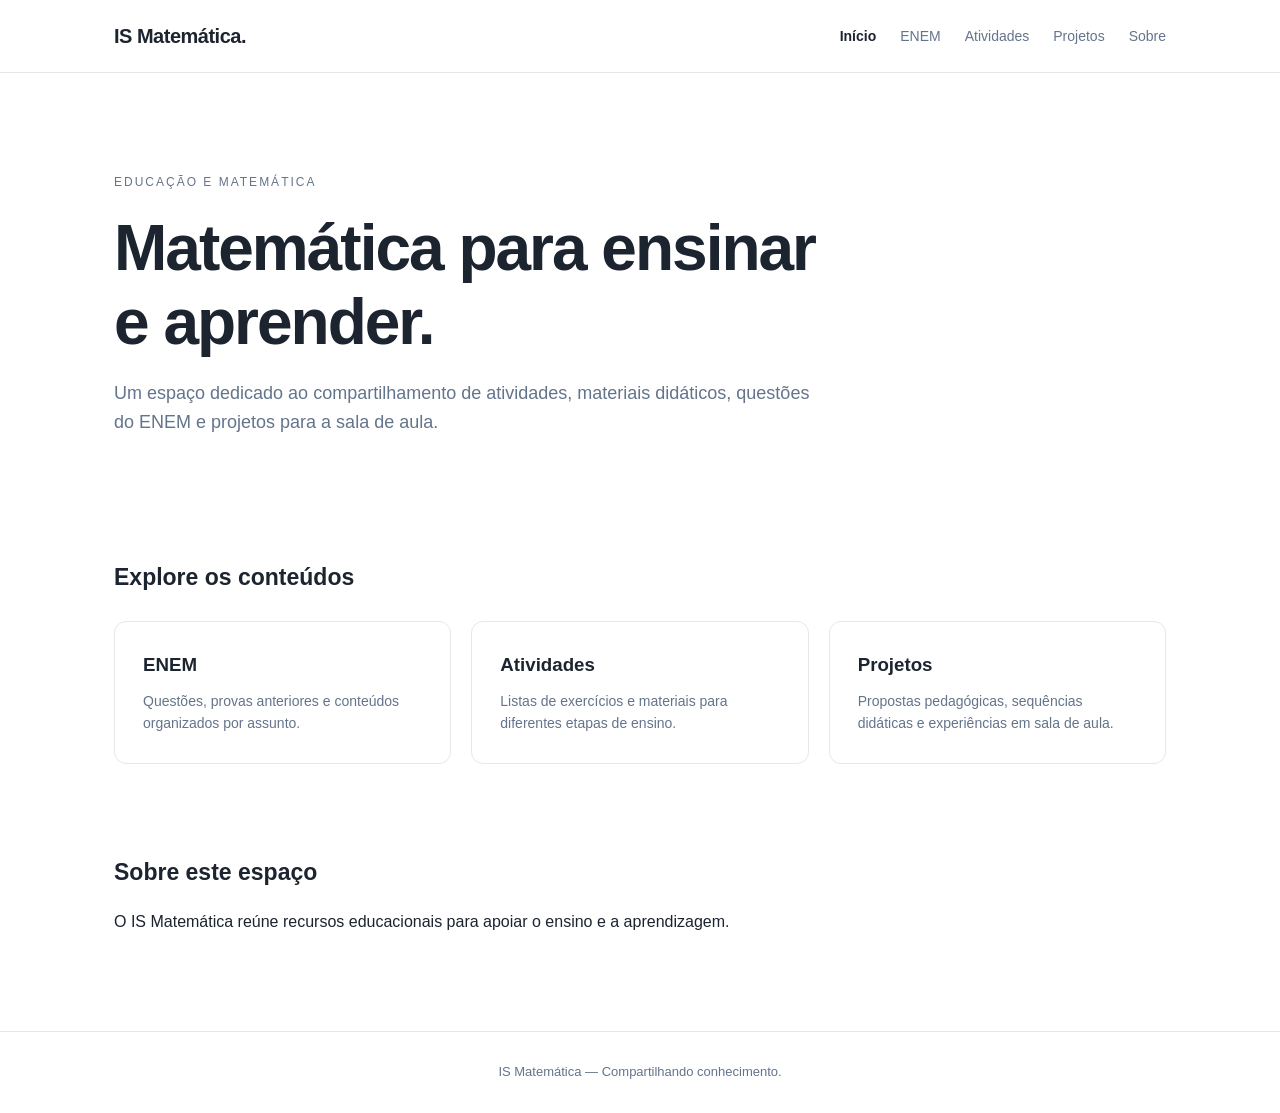
<file: index.html>
<!DOCTYPE html>
<html lang="pt-BR">
<head>
  <meta charset="UTF-8">
  <meta name="viewport"
        content="width=device-width, initial-scale=1.0">
  <meta name="description"
        content="IS Matemática — atividades, ENEM e projetos educacionais.">
  <title>IS Matemática</title>
  <style>
    :root {
      --texto: #1c2430;
      --secundario: #64748b;
      --borda: #e5e7eb;
      --fundo: #ffffff;
    }

    * { box-sizing: border-box; }

    body {
      margin: 0;
      font-family: Arial, sans-serif;
      color: var(--texto);
      background: var(--fundo);
      line-height: 1.6;
    }

    header {
      border-bottom: 1px solid var(--borda);
    }

    .barra {
      max-width: 1100px;
      margin: auto;
      padding: 20px 24px;
      display: flex;
      justify-content: space-between;
      align-items: center;
      gap: 20px;
      flex-wrap: wrap;
    }

    .marca {
      font-size: 20px;
      font-weight: 700;
      letter-spacing: -0.5px;
    }

    nav {
      display: flex;
      flex-wrap: wrap;
      gap: 24px;
    }

    nav a {
      color: var(--secundario);
      text-decoration: none;
      font-size: 14px;
    }

    nav a:hover { color: var(--texto); }
    
    nav a[aria-current="page"] {
    color: var(--texto);
    font-weight: bold;
    }

    main {
      max-width: 1100px;
      margin: auto;
      padding: 0 24px;
    }

    .apresentacao {
      padding: 100px 0 85px;
      max-width: 720px;
    }

    .etiqueta {
      text-transform: uppercase;
      letter-spacing: 2px;
      font-size: 12px;
      color: var(--secundario);
    }

    h1 {
      font-size: clamp(38px, 6vw, 64px);
      letter-spacing: -2px;
      line-height: 1.15;
      margin: 20px 0;
    }

    .apresentacao p {
      color: var(--secundario);
      font-size: 18px;
    }

    h2 { font-size: 23px; }

    .grade {
      display: grid;
      grid-template-columns: repeat(3, 1fr);
      gap: 20px;
      margin: 25px 0 90px;
    }

    .cartao {
      border: 1px solid var(--borda);
      border-radius: 12px;
      padding: 28px;
      text-decoration: none;
      color: inherit;
      transition: border-color 0.2s;
    }

    .cartao:hover { border-color: #64748b; }

    .cartao h3 { margin: 0 0 10px; }

    .cartao p {
      color: var(--secundario);
      margin: 0;
      font-size: 14px;
    }

    footer {
      border-top: 1px solid var(--borda);
      padding: 30px 24px;
      text-align: center;
      color: var(--secundario);
      font-size: 13px;
    }

    @media (max-width: 700px) {
      .apresentacao { padding: 65px 0; }
      .grade { grid-template-columns: 1fr; }
      nav { gap: 15px; }
    }
  </style>
</head>
<body>

  <header>
    <div class="barra">
      <div class="marca">IS Matemática.</div>

<nav aria-label="Menu principal">
  <a href="index.html" aria-current="page">Início</a>
  <a href="enem.html">ENEM</a>
  <a href="atividades.html">Atividades</a>
  <a href="projetos.html">Projetos</a>
  <a href="index.html#sobre">Sobre</a>
</nav>

    </div>
  </header>

  <main>
    <section class="apresentacao">
      <div class="etiqueta">Educação e Matemática</div>
      <h1>Matemática para ensinar e aprender.</h1>
      <p>
        Um espaço dedicado ao compartilhamento de
        atividades, materiais didáticos, questões do
        ENEM e projetos para a sala de aula.
      </p>
    </section>

    <section aria-labelledby="titulo-conteudos">
      <h2 id="titulo-conteudos">Explore os conteúdos</h2>

      <div class="grade">
        <a class="cartao" id="enem" href="enem.html">
          <h3>ENEM</h3>
          <p>Questões, provas anteriores e conteúdos
          organizados por assunto.</p>
        </a>

        <a class="cartao" id="atividades" href="atividades.html">
          <h3>Atividades</h3>
          <p>Listas de exercícios e materiais para
          diferentes etapas de ensino.</p>
        </a>

        <a class="cartao" id="projetos" href="projetos.html">
          <h3>Projetos</h3>
          <p>Propostas pedagógicas, sequências didáticas
          e experiências em sala de aula.</p>
        </a>
      </div>
    </section>

    <section id="sobre" style="padding-bottom:80px">
      <h2>Sobre este espaço</h2>
      <p>
        O IS Matemática reúne recursos educacionais
        para apoiar o ensino e a aprendizagem.
      </p>
    </section>
  </main>

  <footer>
    IS Matemática — Compartilhando conhecimento.
  </footer>

</body>
</html>
</file>
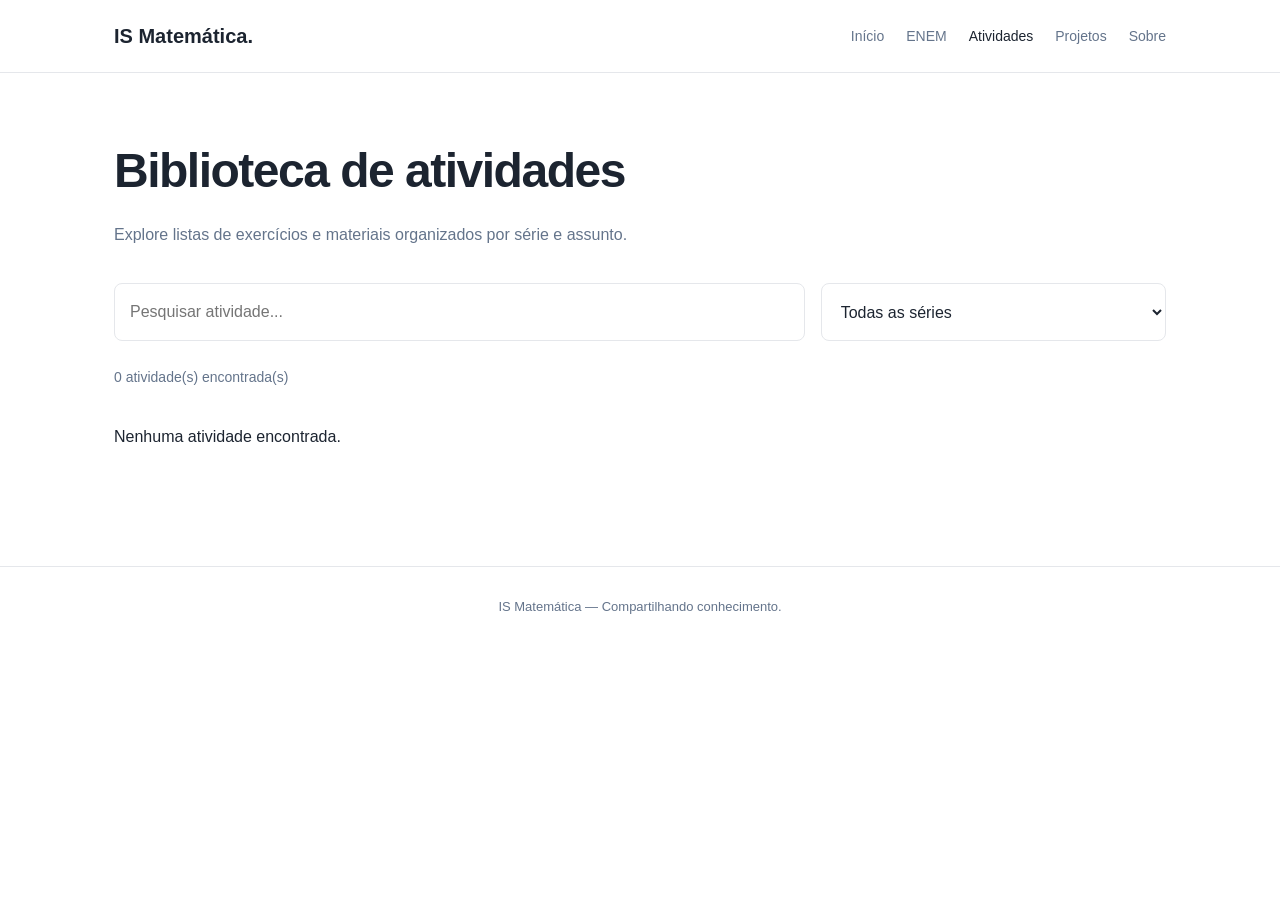
<file: atividades.html>
<!DOCTYPE html>
<html lang="pt-BR">
<head>
  <meta charset="UTF-8">
  <meta name="viewport" content="width=device-width, initial-scale=1.0">
  <title>Atividades | IS Matemática</title>

  <style>
    :root {
      --texto: #1c2430;
      --secundario: #64748b;
      --borda: #e5e7eb;
      --fundo: #ffffff;
    }

    * { box-sizing: border-box; }

    body {
      margin: 0;
      font-family: Arial, sans-serif;
      color: var(--texto);
      background: var(--fundo);
      line-height: 1.6;
    }

    header {
      border-bottom: 1px solid var(--borda);
    }

    .barra {
      max-width: 1100px;
      margin: auto;
      padding: 20px 24px;
      display: flex;
      justify-content: space-between;
      align-items: center;
      gap: 20px;
      flex-wrap: wrap;
    }

    .marca {
      color: var(--texto);
      text-decoration: none;
      font-size: 20px;
      font-weight: 700;
    }

    nav { display: flex; gap: 22px; flex-wrap: wrap; }

    nav a {
      color: var(--secundario);
      text-decoration: none;
      font-size: 14px;
    }

    nav a:hover, nav a.ativo {
      color: var(--texto);
    }

    main {
      max-width: 1100px;
      margin: auto;
      padding: 60px 24px 100px;
    }

    h1 {
      font-size: clamp(34px, 5vw, 48px);
      letter-spacing: -1.5px;
      margin: 0 0 12px;
    }

    .introducao {
      color: var(--secundario);
      margin: 0 0 36px;
    }

    .filtros {
      display: grid;
      grid-template-columns: 2fr 1fr;
      gap: 16px;
      margin-bottom: 25px;
    }

    input, select {
      width: 100%;
      padding: 15px;
      border: 1px solid var(--borda);
      border-radius: 8px;
      background: white;
      color: var(--texto);
      font: inherit;
    }

    .contador {
      color: var(--secundario);
      font-size: 14px;
      margin-bottom: 20px;
    }

    .grade {
      display: grid;
      grid-template-columns: repeat(3, 1fr);
      gap: 20px;
    }

    .cartao {
      border: 1px solid var(--borda);
      border-radius: 12px;
      padding: 24px;
      display: flex;
      flex-direction: column;
    }

    .categoria {
      font-size: 12px;
      color: var(--secundario);
    }

    .cartao h2 {
      font-size: 21px;
      margin: 12px 0;
    }

    .cartao p {
      color: var(--secundario);
      font-size: 14px;
      flex-grow: 1;
    }

    .botao {
      display: inline-block;
      text-decoration: none;
      color: var(--texto);
      border: 1px solid var(--borda);
      border-radius: 7px;
      padding: 10px 14px;
      text-align: center;
      font-size: 14px;
      font-weight: bold;
      margin-top: 15px;
    }

    .botao:hover { background: #f1f5f9; }

    .indisponivel {
      background: #f8fafc;
      color: #94a3b8;
      cursor: not-allowed;
    }

    footer {
      border-top: 1px solid var(--borda);
      padding: 30px;
      text-align: center;
      color: var(--secundario);
      font-size: 13px;
    }

    @media (max-width: 800px) {
      .grade { grid-template-columns: repeat(2, 1fr); }
    }

    @media (max-width: 600px) {
      .grade, .filtros { grid-template-columns: 1fr; }
      main { padding-top: 35px; }
    }
  </style>
</head>

<body>
  <header>
    <div class="barra">
      <a class="marca" href="index.html">IS Matemática.</a>

      <nav aria-label="Menu principal">
        <a href="index.html">Início</a>
        <a href="enem.html">ENEM</a>
        <a href="atividades.html" class="ativo">Atividades</a>
        <a href="projetos.html">Projetos</a>
        <a href="index.html#sobre">Sobre</a>
      </nav>
    </div>
  </header>

  <main>
    <h1>Biblioteca de atividades</h1>
    <p class="introducao">
      Explore listas de exercícios e materiais
      organizados por série e assunto.
    </p>

    <div class="filtros">
      <input id="pesquisa" type="search"
             placeholder="Pesquisar atividade..."
             aria-label="Pesquisar atividades">

      <select id="serie" aria-label="Filtrar por série">
        <option value="">Todas as séries</option>
      </select>
    </div>

    <p class="contador" id="contador" aria-live="polite">
      Carregando atividades...
    </p>

    <div id="lista" class="grade"></div>
  </main>

  <footer>
    IS Matemática — Compartilhando conhecimento.
  </footer>

  <script>
    let materiais = [];

    const lista = document.getElementById("lista");
    const pesquisa = document.getElementById("pesquisa");
    const serie = document.getElementById("serie");
    const contador = document.getElementById("contador");

    function criarElemento(tag, classe, texto) {
      const elemento = document.createElement(tag);
      if (classe) elemento.className = classe;
      if (texto !== undefined) elemento.textContent = texto;
      return elemento;
    }

    function mostrarAtividades() {
      const busca = pesquisa.value.toLocaleLowerCase("pt-BR");
      const serieEscolhida = serie.value;

      const filtrados = materiais.filter(item => {
        const texto = [
          item.titulo,
          item.assunto,
          item.descricao,
          item.tipo
        ].join(" ").toLocaleLowerCase("pt-BR");

        return texto.includes(busca) &&
          (!serieEscolhida || item.serie === serieEscolhida);
      });

      lista.replaceChildren();

      contador.textContent =
        `${filtrados.length} atividade(s) encontrada(s)`;

      if (filtrados.length === 0) {
        lista.appendChild(
          criarElemento("p", "", "Nenhuma atividade encontrada.")
        );
        return;
      }

      filtrados.forEach(item => {
        const cartao = criarElemento("article", "cartao");

        cartao.appendChild(
          criarElemento(
            "span", "categoria",
            `${item.serie} • ${item.assunto}`
          )
        );

        cartao.appendChild(
          criarElemento("h2", "", item.titulo)
        );

        cartao.appendChild(
          criarElemento("p", "", item.descricao)
        );

        if (item.link &&
            /^https:\/\/drive\.google\.com\//.test(item.link)) {
          const botao = criarElemento(
            "a", "botao", "Visualizar material ↗"
          );
          botao.href = item.link;
          botao.target = "_blank";
          botao.rel = "noopener noreferrer";
          cartao.appendChild(botao);
        } else {
          cartao.appendChild(
            criarElemento(
              "span", "botao indisponivel",
              "Material em preparação"
            )
          );
        }

        lista.appendChild(cartao);
      });
    }

    async function carregarAtividades() {
      try {
        const resposta = await fetch("dados/materiais.json");

        if (!resposta.ok) {
          throw new Error("Arquivo não encontrado");
        }

        const dados = await resposta.json();

        if (!Array.isArray(dados)) {
          throw new Error("Formato inválido");
        }

        materiais = dados;

        const series = [...new Set(
          materiais.map(item => item.serie).filter(Boolean)
        )].sort((a, b) => a.localeCompare(b, "pt-BR"));

        series.forEach(nome => {
          const opcao = document.createElement("option");
          opcao.value = nome;
          opcao.textContent = nome;
          serie.appendChild(opcao);
        });

        mostrarAtividades();
      } catch (erro) {
        contador.textContent =
          "Não foi possível carregar as atividades.";
        console.error(erro);
      }
    }

    pesquisa.addEventListener("input", mostrarAtividades);
    serie.addEventListener("change", mostrarAtividades);

    carregarAtividades();
  </script>
</body>
</html>
</file>
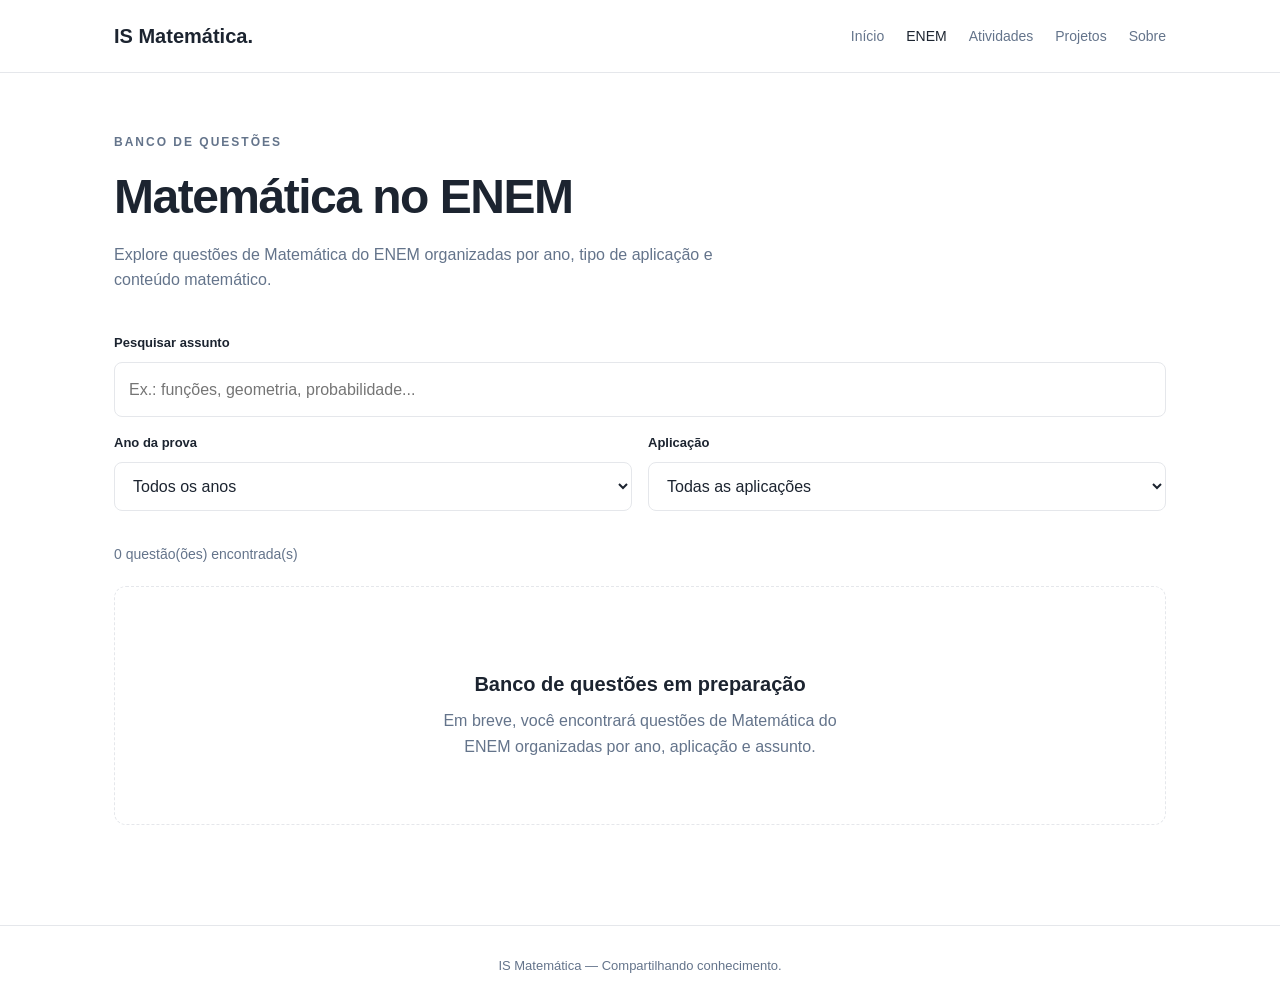
<file: enem.html>
<!DOCTYPE html>
<html lang="pt-BR">
<head>
  <meta charset="UTF-8">
  <meta name="viewport"
        content="width=device-width, initial-scale=1.0">
  <meta name="description"
        content="Questões de Matemática do ENEM organizadas por ano, aplicação e assunto.">
  <title>ENEM | IS Matemática</title>

  <style>
    :root {
      --texto: #1c2430;
      --secundario: #64748b;
      --borda: #e5e7eb;
    }

    * {
      box-sizing: border-box;
    }

    body {
      margin: 0;
      font-family: Arial, sans-serif;
      color: var(--texto);
      background: #ffffff;
      line-height: 1.6;
    }

    header {
      border-bottom: 1px solid var(--borda);
    }

    .barra {
      max-width: 1100px;
      margin: auto;
      padding: 20px 24px;
      display: flex;
      justify-content: space-between;
      align-items: center;
      gap: 20px;
      flex-wrap: wrap;
    }

    .marca {
      font-size: 20px;
      font-weight: 700;
      text-decoration: none;
      color: var(--texto);
    }

    nav {
      display: flex;
      flex-wrap: wrap;
      gap: 22px;
    }

    nav a {
      color: var(--secundario);
      text-decoration: none;
      font-size: 14px;
    }

    nav a:hover,
    nav a.ativo {
      color: var(--texto);
    }

    main {
      max-width: 1100px;
      margin: auto;
      padding: 60px 24px 100px;
    }

    .etiqueta {
      color: var(--secundario);
      font-size: 12px;
      letter-spacing: 2px;
      text-transform: uppercase;
      font-weight: bold;
    }

    h1 {
      font-size: clamp(34px, 5vw, 48px);
      letter-spacing: -1.5px;
      line-height: 1.2;
      margin: 16px 0;
    }

    .introducao {
      color: var(--secundario);
      margin-bottom: 40px;
      max-width: 650px;
    }

    .filtros {
      display: grid;
      grid-template-columns: 1fr 1fr;
      gap: 16px;
      margin-bottom: 32px;
    }

    .campo-busca {
      grid-column: 1 / -1;
    }

    label {
      display: block;
      font-size: 13px;
      font-weight: bold;
      margin-bottom: 8px;
    }

    input, select {
      width: 100%;
      padding: 14px;
      border: 1px solid var(--borda);
      border-radius: 8px;
      background: white;
      font: inherit;
      color: var(--texto);
    }

    input:focus, select:focus {
      outline: 2px solid #64748b;
      outline-offset: 2px;
    }

    .contador {
      font-size: 14px;
      color: var(--secundario);
      margin-bottom: 20px;
    }

    .grade {
      display: grid;
      grid-template-columns: repeat(2, 1fr);
      gap: 20px;
    }

    .questao {
      border: 1px solid var(--borda);
      padding: 25px;
      border-radius: 12px;
    }

    .metadados {
      color: var(--secundario);
      font-size: 12px;
    }

    .questao h2 {
      font-size: 21px;
      margin: 12px 0;
    }

    .questao p {
      color: var(--secundario);
      font-size: 14px;
    }

    .vazio {
      text-align: center;
      border: 1px dashed var(--borda);
      border-radius: 12px;
      padding: 65px 20px;
    }

    .vazio h2 {
      font-size: 20px;
      margin-bottom: 8px;
    }

    .vazio p {
      color: var(--secundario);
      max-width: 400px;
      margin: auto;
    }

    .link-material {
      display: inline-block;
      margin-top: 14px;
      color: var(--texto);
      font-weight: bold;
      font-size: 14px;
    }

    footer {
      border-top: 1px solid var(--borda);
      text-align: center;
      padding: 30px;
      color: var(--secundario);
      font-size: 13px;
    }

    @media (max-width: 650px) {
      main { padding-top: 35px; }
      .grade { grid-template-columns: 1fr; }
      .filtros { grid-template-columns: 1fr; }
      .campo-busca { grid-column: auto; }
    }
  </style>
</head>

<body>

<header>
  <div class="barra">
    <a class="marca" href="index.html">IS Matemática.</a>

    <nav aria-label="Menu principal">
      <a href="index.html">Início</a>
      <a href="enem.html" class="ativo">ENEM</a>
      <a href="atividades.html">Atividades</a>
      <a href="projetos.html">Projetos</a>
      <a href="index.html#sobre">Sobre</a>
    </nav>
  </div>
</header>

<main>
  <section>
    <div class="etiqueta">Banco de questões</div>
    <h1>Matemática no ENEM</h1>

    <p class="introducao">
      Explore questões de Matemática do ENEM
      organizadas por ano, tipo de aplicação
      e conteúdo matemático.
    </p>
  </section>

  <section aria-label="Filtros de questões">
    <div class="filtros">

      <div class="campo-busca">
        <label for="pesquisa">Pesquisar assunto</label>
        <input
          type="search"
          id="pesquisa"
          placeholder="Ex.: funções, geometria, probabilidade..."
        >
      </div>

      <div>
        <label for="ano">Ano da prova</label>
        <select id="ano">
          <option value="">Todos os anos</option>
          <option value="2025">2025</option>
          <option value="2024">2024</option>
          <option value="2023">2023</option>
          <option value="2022">2022</option>
          <option value="2021">2021</option>
        </select>
      </div>

      <div>
        <label for="aplicacao">Aplicação</label>
        <select id="aplicacao">
          <option value="">Todas as aplicações</option>
          <option value="Regular">Regular</option>
          <option value="PPL">PPL</option>
        </select>
      </div>

    </div>
  </section>

  <section aria-label="Resultados">
    <p class="contador" id="contador" aria-live="polite">
      Carregando questões...
    </p>
    <div id="resultados"></div>
  </section>
</main>

<footer>
  IS Matemática — Compartilhando conhecimento.
</footer>

<script>
  let questoes = [];

  const pesquisa = document.getElementById("pesquisa");
  const ano = document.getElementById("ano");
  const aplicacao = document.getElementById("aplicacao");
  const resultados = document.getElementById("resultados");
  const contador = document.getElementById("contador");

  function elemento(tag, classe, texto) {
    const el = document.createElement(tag);

    if (classe) el.className = classe;
    if (texto !== undefined) el.textContent = texto;

    return el;
  }

  function mensagemVazia(titulo, descricao) {
    const caixa = elemento("div", "vazio");
    caixa.appendChild(elemento("h2", "", titulo));
    caixa.appendChild(elemento("p", "", descricao));
    resultados.replaceChildren(caixa);
  }

  function mostrarQuestoes() {
    const termo = pesquisa.value
      .toLocaleLowerCase("pt-BR")
      .trim();

    const anoSelecionado = ano.value;
    const tipoSelecionado = aplicacao.value;

    const filtradas = questoes.filter(q => {
      const texto = [
        q.assunto,
        q.enunciado,
        q.numero
      ].join(" ").toLocaleLowerCase("pt-BR");

      return (
        texto.includes(termo) &&
        (!anoSelecionado ||
          String(q.ano) === anoSelecionado) &&
        (!tipoSelecionado ||
          q.aplicacao === tipoSelecionado)
      );
    });

    contador.textContent =
      `${filtradas.length} questão(ões) encontrada(s)`;

    resultados.replaceChildren();

    if (questoes.length === 0) {
      mensagemVazia(
        "Banco de questões em preparação",
        "Em breve, você encontrará questões de Matemática do ENEM organizadas por ano, aplicação e assunto."
      );
      return;
    }

    if (filtradas.length === 0) {
      mensagemVazia(
        "Nenhuma questão encontrada",
        "Tente utilizar outros filtros ou termos de pesquisa."
      );
      return;
    }

    const grade = elemento("div", "grade");

    filtradas.forEach(q => {
      const cartao = elemento("article", "questao");

      cartao.appendChild(
        elemento(
          "div", "metadados",
          `ENEM ${q.ano} • ${q.aplicacao} • Questão ${q.numero}`
        )
      );

      cartao.appendChild(
        elemento("h2", "", q.assunto || "Matemática")
      );

      cartao.appendChild(
        elemento("p", "", q.enunciado || "")
      );

      if (
        typeof q.link === "string" &&
        /^https:\/\/(drive\.google\.com|docs\.google\.com)\//.test(q.link)
      ) {
        const link = elemento(
          "a", "link-material", "Visualizar questão ↗"
        );

        link.href = q.link;
        link.target = "_blank";
        link.rel = "noopener noreferrer";

        cartao.appendChild(link);
      }

      grade.appendChild(cartao);
    });

    resultados.appendChild(grade);
  }

  async function carregarQuestoes() {
    try {
      const resposta = await fetch(
        "dados/questoes-enem.json"
      );

      if (!resposta.ok) {
        throw new Error("Arquivo de questões não encontrado.");
      }

      const dados = await resposta.json();

      if (!Array.isArray(dados)) {
        throw new Error("Os dados precisam ser uma lista.");
      }

      questoes = dados;
      mostrarQuestoes();

    } catch (erro) {
      contador.textContent =
        "Não foi possível carregar as questões.";

      mensagemVazia(
        "Erro ao carregar os dados",
        "Verifique se o arquivo de questões existe."
      );

      console.error(erro);
    }
  }

  pesquisa.addEventListener("input", mostrarQuestoes);
  ano.addEventListener("change", mostrarQuestoes);
  aplicacao.addEventListener("change", mostrarQuestoes);

  carregarQuestoes();
</script>

</body>
</html>
</file>
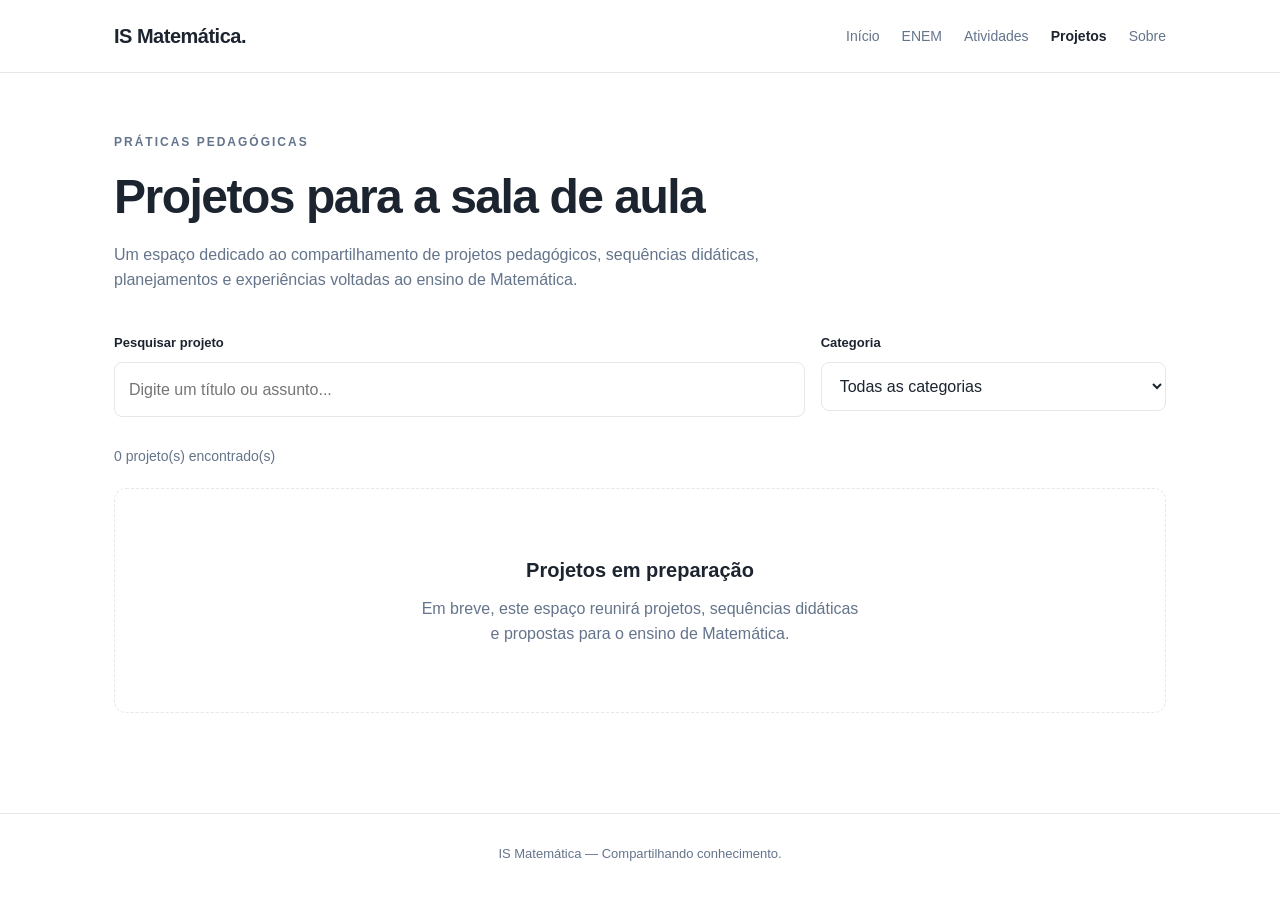
<file: projetos.html>
<!DOCTYPE html>
<html lang="pt-BR">
<head>
  <meta charset="UTF-8">
  <meta name="viewport"
        content="width=device-width, initial-scale=1.0">
  <meta name="description"
        content="Projetos pedagógicos e sequências didáticas do IS Matemática.">

  <title>Projetos | IS Matemática</title>

  <style>
    :root {
      --texto: #1c2430;
      --secundario: #64748b;
      --borda: #e5e7eb;
    }

    * {
      box-sizing: border-box;
    }

    body {
      margin: 0;
      font-family: Arial, sans-serif;
      background: #ffffff;
      color: var(--texto);
      line-height: 1.6;
    }

    header {
      border-bottom: 1px solid var(--borda);
    }

    .barra {
      max-width: 1100px;
      margin: auto;
      padding: 20px 24px;
      display: flex;
      justify-content: space-between;
      align-items: center;
      flex-wrap: wrap;
      gap: 20px;
    }

    .marca {
      font-size: 20px;
      font-weight: 700;
      letter-spacing: -0.5px;
      color: var(--texto);
      text-decoration: none;
    }

    nav {
      display: flex;
      flex-wrap: wrap;
      gap: 22px;
    }

    nav a {
      font-size: 14px;
      text-decoration: none;
      color: var(--secundario);
    }

    nav a:hover,
    nav a.ativo {
      color: var(--texto);
    }

    nav a.ativo {
      font-weight: bold;
    }

    main {
      max-width: 1100px;
      margin: auto;
      padding: 60px 24px 100px;
    }

    .etiqueta {
      color: var(--secundario);
      font-size: 12px;
      font-weight: bold;
      letter-spacing: 2px;
      text-transform: uppercase;
    }

    h1 {
      font-size: clamp(34px, 5vw, 48px);
      letter-spacing: -1.5px;
      line-height: 1.2;
      margin: 16px 0;
    }

    .introducao {
      color: var(--secundario);
      max-width: 660px;
      margin-bottom: 40px;
    }

    .filtros {
      display: grid;
      grid-template-columns: 2fr 1fr;
      gap: 16px;
      margin-bottom: 28px;
    }

    label {
      display: block;
      font-size: 13px;
      font-weight: bold;
      margin-bottom: 8px;
    }

    input, select {
      width: 100%;
      padding: 14px;
      font: inherit;
      color: var(--texto);
      background: white;
      border: 1px solid var(--borda);
      border-radius: 8px;
    }

    input:focus,
    select:focus {
      outline: 2px solid #64748b;
      outline-offset: 2px;
    }

    .contador {
      color: var(--secundario);
      font-size: 14px;
      margin-bottom: 20px;
    }

    .grade {
      display: grid;
      grid-template-columns: repeat(2, 1fr);
      gap: 20px;
    }

    .cartao {
      border: 1px solid var(--borda);
      border-radius: 12px;
      padding: 25px;
    }

    .metadados {
      color: var(--secundario);
      font-size: 12px;
    }

    .cartao h2 {
      font-size: 21px;
      margin: 12px 0;
    }

    .cartao p {
      color: var(--secundario);
      font-size: 14px;
    }

    .link-projeto {
      display: inline-block;
      margin-top: 12px;
      color: var(--texto);
      font-size: 14px;
      font-weight: bold;
      text-decoration: none;
      border-bottom: 1px solid var(--borda);
    }

    .vazio {
      border: 1px dashed var(--borda);
      border-radius: 12px;
      text-align: center;
      padding: 65px 20px;
    }

    .vazio h2 {
      margin: 0 0 10px;
      font-size: 20px;
    }

    .vazio p {
      color: var(--secundario);
      max-width: 450px;
      margin: auto;
    }

    footer {
      border-top: 1px solid var(--borda);
      text-align: center;
      color: var(--secundario);
      padding: 30px 24px;
      font-size: 13px;
    }

    @media (max-width: 650px) {
      main {
        padding-top: 35px;
      }

      .filtros,
      .grade {
        grid-template-columns: 1fr;
      }
    }
  </style>
</head>

<body>

<header>
  <div class="barra">
    <a href="index.html" class="marca">
      IS Matemática.
    </a>

    <nav aria-label="Menu principal">
      <a href="index.html">Início</a>
      <a href="enem.html">ENEM</a>
      <a href="atividades.html">Atividades</a>
      <a href="projetos.html" class="ativo"
         aria-current="page">Projetos</a>
      <a href="index.html#sobre">Sobre</a>
    </nav>
  </div>
</header>

<main>

  <section>
    <div class="etiqueta">Práticas pedagógicas</div>

    <h1>Projetos para a sala de aula</h1>

    <p class="introducao">
      Um espaço dedicado ao compartilhamento
      de projetos pedagógicos, sequências
      didáticas, planejamentos e experiências
      voltadas ao ensino de Matemática.
    </p>
  </section>

  <section aria-label="Pesquisa de projetos">
    <div class="filtros">

      <div>
        <label for="pesquisa">Pesquisar projeto</label>
        <input
          type="search"
          id="pesquisa"
          placeholder="Digite um título ou assunto..."
        >
      </div>

      <div>
        <label for="categoria">Categoria</label>
        <select id="categoria">
          <option value="">Todas as categorias</option>
          <option value="Projeto didático">
            Projeto didático
          </option>
          <option value="Sequência didática">
            Sequência didática
          </option>
          <option value="Plano de aula">
            Plano de aula
          </option>
          <option value="Relato de experiência">
            Relato de experiência
          </option>
        </select>
      </div>

    </div>
  </section>

  <section aria-label="Resultados dos projetos">
    <p class="contador" id="contador"
       aria-live="polite">
      Carregando projetos...
    </p>

    <div id="resultados"></div>
  </section>

</main>

<footer>
  IS Matemática — Compartilhando conhecimento.
</footer>

<script>
  let projetos = [];

  const pesquisa = document.getElementById("pesquisa");
  const categoria = document.getElementById("categoria");
  const resultados = document.getElementById("resultados");
  const contador = document.getElementById("contador");

  function criarElemento(tag, classe, texto) {
    const elemento = document.createElement(tag);

    if (classe) elemento.className = classe;

    if (texto !== undefined) {
      elemento.textContent = texto;
    }

    return elemento;
  }

  function mostrarMensagem(titulo, descricao) {
    const caixa = criarElemento("div", "vazio");

    caixa.appendChild(
      criarElemento("h2", "", titulo)
    );

    caixa.appendChild(
      criarElemento("p", "", descricao)
    );

    resultados.replaceChildren(caixa);
  }

  function mostrarProjetos() {
    const termo = pesquisa.value
      .toLocaleLowerCase("pt-BR")
      .trim();

    const categoriaEscolhida = categoria.value;

    const filtrados = projetos.filter(projeto => {
      const texto = [
        projeto.titulo,
        projeto.descricao,
        projeto.assunto,
        projeto.publico
      ].join(" ").toLocaleLowerCase("pt-BR");

      const correspondeBusca = texto.includes(termo);

      const correspondeCategoria =
        !categoriaEscolhida ||
        projeto.categoria === categoriaEscolhida;

      return correspondeBusca && correspondeCategoria;
    });

    contador.textContent =
      `${filtrados.length} projeto(s) encontrado(s)`;

    resultados.replaceChildren();

    if (projetos.length === 0) {
      mostrarMensagem(
        "Projetos em preparação",
        "Em breve, este espaço reunirá projetos, sequências didáticas e propostas para o ensino de Matemática."
      );
      return;
    }

    if (filtrados.length === 0) {
      mostrarMensagem(
        "Nenhum projeto encontrado",
        "Experimente pesquisar outro assunto ou selecionar uma categoria diferente."
      );
      return;
    }

    const grade = criarElemento("div", "grade");

    filtrados.forEach(projeto => {
      const cartao = criarElemento("article", "cartao");

      cartao.appendChild(
        criarElemento(
          "div",
          "metadados",
          `${projeto.categoria || "Projeto"} • ${projeto.publico || "Educação"}`
        )
      );

      cartao.appendChild(
        criarElemento("h2", "", projeto.titulo)
      );

      cartao.appendChild(
        criarElemento("p", "", projeto.descricao)
      );

      if (
        typeof projeto.link === "string" &&
        /^https:\/\/(drive\.google\.com|docs\.google\.com)\//.test(
          projeto.link
        )
      ) {
        const link = criarElemento(
          "a",
          "link-projeto",
          "Visualizar projeto ↗"
        );

        link.href = projeto.link;
        link.target = "_blank";
        link.rel = "noopener noreferrer";

        cartao.appendChild(link);
      }

      grade.appendChild(cartao);
    });

    resultados.appendChild(grade);
  }

  async function carregarProjetos() {
    try {
      const resposta = await fetch("dados/projetos.json");

      if (!resposta.ok) {
        throw new Error("Arquivo de projetos não encontrado.");
      }

      const dados = await resposta.json();

      if (!Array.isArray(dados)) {
        throw new Error("Formato de dados inválido.");
      }

      projetos = dados;
      mostrarProjetos();

    } catch (erro) {
      contador.textContent =
        "Não foi possível carregar os projetos.";

      mostrarMensagem(
        "Erro ao carregar os projetos",
        "Verifique se o arquivo dados/projetos.json existe."
      );

      console.error(erro);
    }
  }

  pesquisa.addEventListener("input", mostrarProjetos);
  categoria.addEventListener("change", mostrarProjetos);

  carregarProjetos();
</script>

</body>
</html>
</file>
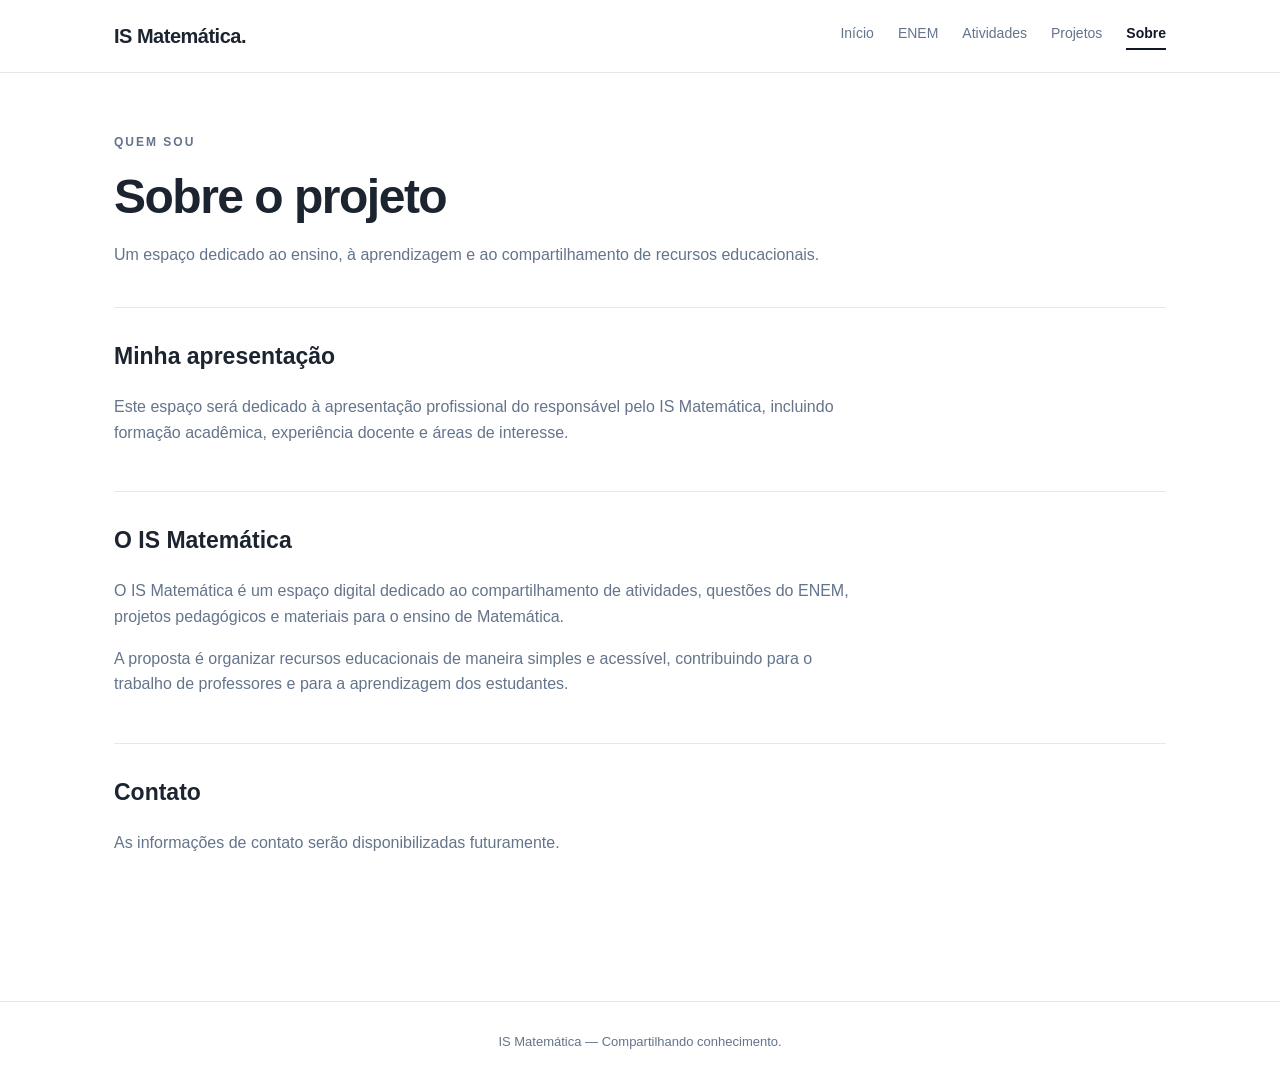
<file: sobre.html>
<!DOCTYPE html>
<html lang="pt-BR">
<head>
  <meta charset="UTF-8">
  <meta name="viewport"
        content="width=device-width, initial-scale=1.0">
  <meta name="description"
        content="Conheça o projeto IS Matemática.">

  <title>Sobre | IS Matemática</title>

  <link rel="stylesheet" href="css/style.css">
</head>

<body>

<header>
  <div class="barra">
    <a class="marca" href="index.html">
      IS Matemática.
    </a>

    <nav aria-label="Menu principal">
      <a href="index.html">Início</a>
      <a href="enem.html">ENEM</a>
      <a href="atividades.html">Atividades</a>
      <a href="projetos.html">Projetos</a>
      <a href="sobre.html" aria-current="page">Sobre</a>
    </nav>
  </div>
</header>

<main>

  <section>
    <div class="etiqueta">Quem sou</div>

    <h1>Sobre o projeto</h1>

    <p class="introducao">
      Um espaço dedicado ao ensino, à aprendizagem
      e ao compartilhamento de recursos educacionais.
    </p>
  </section>

  <section class="secao-sobre">
    <h2>Minha apresentação</h2>

    <p>
      Este espaço será dedicado à apresentação
      profissional do responsável pelo IS Matemática,
      incluindo formação acadêmica, experiência
      docente e áreas de interesse.
    </p>
  </section>

  <section class="secao-sobre">
    <h2>O IS Matemática</h2>

    <p>
      O IS Matemática é um espaço digital dedicado
      ao compartilhamento de atividades, questões
      do ENEM, projetos pedagógicos e materiais
      para o ensino de Matemática.
    </p>

    <p>
      A proposta é organizar recursos educacionais
      de maneira simples e acessível, contribuindo
      para o trabalho de professores e para
      a aprendizagem dos estudantes.
    </p>
  </section>

  <section class="secao-sobre">
    <h2>Contato</h2>

    <p>
      As informações de contato serão
      disponibilizadas futuramente.
    </p>
  </section>

</main>

<footer>
  IS Matemática — Compartilhando conhecimento.
</footer>

</body>
</html>
</file>
<file: css/style.css>
/* IS MATEMÁTICA — ESTILO GLOBAL */

:root {
  --texto: #1c2430;
  --secundario: #64748b;
  --borda: #e5e7eb;
  --fundo: #ffffff;
}

* {
  box-sizing: border-box;
}

html {
  scroll-behavior: smooth;
}

body {
  margin: 0;
  font-family: Arial, sans-serif;
  color: var(--texto);
  background: var(--fundo);
  line-height: 1.6;
}

/* CABEÇALHO E MENU */

header {
  border-bottom: 1px solid var(--borda);
}

.barra {
  max-width: 1100px;
  margin: auto;
  padding: 20px 24px;
  display: flex;
  justify-content: space-between;
  align-items: center;
  gap: 20px;
  flex-wrap: wrap;
}

.marca {
  font-size: 20px;
  font-weight: 700;
  letter-spacing: -0.5px;
  text-decoration: none;
  color: var(--texto);
}

nav {
  display: flex;
  flex-wrap: wrap;
  gap: 24px;
}

nav a {
  color: var(--secundario);
  text-decoration: none;
  font-size: 14px;
}

nav a:hover,
nav a.ativo {
  color: var(--texto);
}

nav a[aria-current="page"],
nav a.ativo {
  color: #111827;
  font-weight: 700;
  border-bottom: 2px solid #111827;
  padding-bottom: 4px;
}

/* CONTEÚDO */

main {
  max-width: 1100px;
  margin: auto;
  padding: 60px 24px 100px;
}

h1 {
  font-size: clamp(34px, 5vw, 48px);
  letter-spacing: -1.5px;
  line-height: 1.2;
  margin: 16px 0;
}

h2 {
  font-size: 23px;
}

.introducao {
  color: var(--secundario);
  max-width: 720px;
  margin-bottom: 40px;
}

.etiqueta {
  text-transform: uppercase;
  letter-spacing: 2px;
  font-size: 12px;
  font-weight: bold;
  color: var(--secundario);
}

/* PÁGINA INICIAL */

main:has(.apresentacao) {
  padding-top: 0;
}

.apresentacao {
  padding: 100px 0 85px;
  max-width: 720px;
}

.apresentacao h1 {
  font-size: clamp(38px, 6vw, 64px);
  letter-spacing: -2px;
  line-height: 1.15;
  margin: 20px 0;
}

.apresentacao p {
  color: var(--secundario);
  font-size: 18px;
}

/* CARTÕES */

.grade {
  display: grid;
  grid-template-columns: repeat(3, 1fr);
  gap: 20px;
  margin: 25px 0 60px;
}

.cartao,
.questao {
  display: block;
  border: 1px solid var(--borda);
  border-radius: 12px;
  padding: 25px;
}

a.cartao {
  color: inherit;
  text-decoration: none;
  transition: border-color 0.2s;
}

a.cartao:hover {
  border-color: #64748b;
}

.cartao h2,
.questao h2 {
  font-size: 21px;
  margin: 12px 0;
}

.cartao h3 {
  margin: 0 0 10px;
}

.cartao p,
.questao p {
  color: var(--secundario);
  font-size: 14px;
}

.categoria,
.metadados {
  color: var(--secundario);
  font-size: 12px;
}

/* FILTROS E PESQUISA */

.filtros {
  display: grid;
  grid-template-columns: 2fr 1fr;
  gap: 16px;
  margin-bottom: 28px;
}

.campo-busca {
  grid-column: 1 / -1;
}

label {
  display: block;
  font-size: 13px;
  font-weight: bold;
  margin-bottom: 8px;
}

input,
select {
  width: 100%;
  padding: 14px;
  border: 1px solid var(--borda);
  border-radius: 8px;
  font: inherit;
  color: var(--texto);
  background: #ffffff;
}

input:focus,
select:focus {
  outline: 2px solid #64748b;
  outline-offset: 2px;
}

.contador {
  color: var(--secundario);
  font-size: 14px;
  margin-bottom: 20px;
}

/* PÁGINAS ENEM E PROJETOS */

#resultados .grade {
  grid-template-columns: repeat(2, 1fr);
}

.vazio {
  border: 1px dashed var(--borda);
  border-radius: 12px;
  padding: 65px 20px;
  text-align: center;
}

.vazio h2 {
  font-size: 20px;
  margin: 0 0 10px;
}

.vazio p {
  color: var(--secundario);
  max-width: 450px;
  margin: auto;
}

.link-material,
.link-projeto {
  display: inline-block;
  margin-top: 14px;
  color: var(--texto);
  font-size: 14px;
  font-weight: bold;
}

/* BOTÕES DE ATIVIDADES */

#lista .cartao {
  display: flex;
  flex-direction: column;
}

#lista .cartao p {
  flex-grow: 1;
}

.botao {
  display: inline-block;
  text-decoration: none;
  color: var(--texto);
  border: 1px solid var(--borda);
  border-radius: 7px;
  padding: 10px 14px;
  text-align: center;
  font-size: 14px;
  font-weight: bold;
  margin-top: 15px;
}

.botao:hover {
  background: #f1f5f9;
}

.indisponivel {
  background: #f8fafc;
  color: #94a3b8;
  cursor: not-allowed;
}

/* PÁGINA SOBRE */

.secao-sobre {
  padding: 30px 0;
  border-top: 1px solid var(--borda);
}

.secao-sobre h2 {
  margin-top: 0;
}

.secao-sobre p {
  max-width: 760px;
  color: var(--secundario);
}

/* RODAPÉ */

footer {
  border-top: 1px solid var(--borda);
  padding: 30px 24px;
  text-align: center;
  color: var(--secundario);
  font-size: 13px;
}

/* TABLETS */

@media (max-width: 800px) {
  .grade {
    grid-template-columns: repeat(2, 1fr);
  }
}

/* CELULARES */

@media (max-width: 650px) {
  main {
    padding-top: 35px;
  }

  main:has(.apresentacao) {
    padding-top: 0;
  }

  .apresentacao {
    padding: 65px 0;
  }

  .grade,
  #resultados .grade,
  .filtros {
    grid-template-columns: 1fr;
  }

  .campo-busca {
    grid-column: auto;
  }

  nav {
    gap: 15px;
  }
}
</file>
